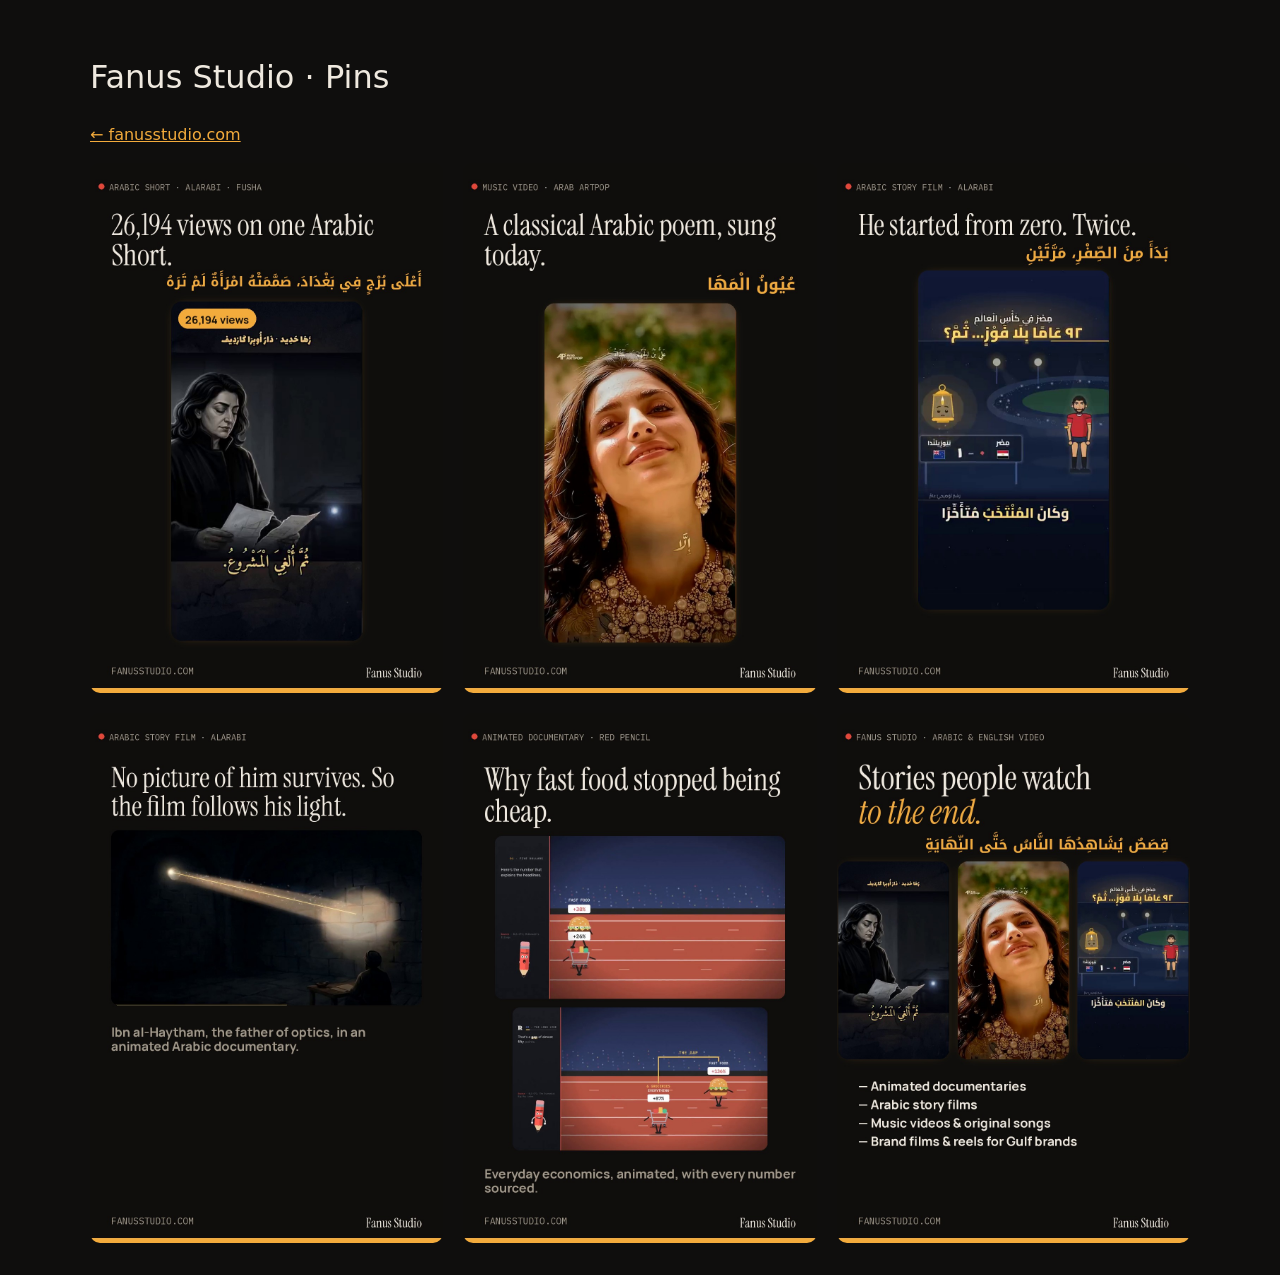
<file: pins/index.html>
<!DOCTYPE html>
<html lang="en"><head><meta charset="utf-8"><meta name="viewport" content="width=device-width,initial-scale=1">
<title>Fanus Studio · Arabic &amp; English video</title><meta name="robots" content="noindex">
<link rel="icon" href="/favicon.svg" type="image/svg+xml">
<style>body{margin:0;background:#0f0e0d;color:#efe9df;font:16px/1.5 system-ui,sans-serif}main{max-width:1100px;margin:0 auto;padding:32px 20px}h1{font-weight:500}a{color:#f3ab3c}.g{display:grid;grid-template-columns:repeat(auto-fill,minmax(300px,1fr));gap:20px}img{width:100%;height:auto;border-radius:10px;display:block}</style></head>
<body><main><h1>Fanus Studio · Pins</h1><p><a href="/">← fanusstudio.com</a></p><div class="g">
<img src="/assets/pins/pin1-zaha.jpg" width="1000" height="1500" alt="26,194 views on one Arabic Short: Zaha Hadid, told in Fusha">
<img src="/assets/pins/pin2-uyun.jpg" width="1000" height="1500" alt="A classical Arabic poem, sung today: Uyun al-Maha music video">
<img src="/assets/pins/pin3-salah.jpg" width="1000" height="1500" alt="He started from zero. Twice. Mohamed Salah Arabic story film">
<img src="/assets/pins/pin4-haytham.jpg" width="1000" height="1500" alt="Ibn al-Haytham animated Arabic documentary">
<img src="/assets/pins/pin5-redpencil.jpg" width="1000" height="1500" alt="Why fast food stopped being cheap: animated documentary">
<img src="/assets/pins/pin6-studio.jpg" width="1000" height="1500" alt="Fanus Studio: Arabic and English video for Gulf brands">
</div></main></body></html>
</file>
